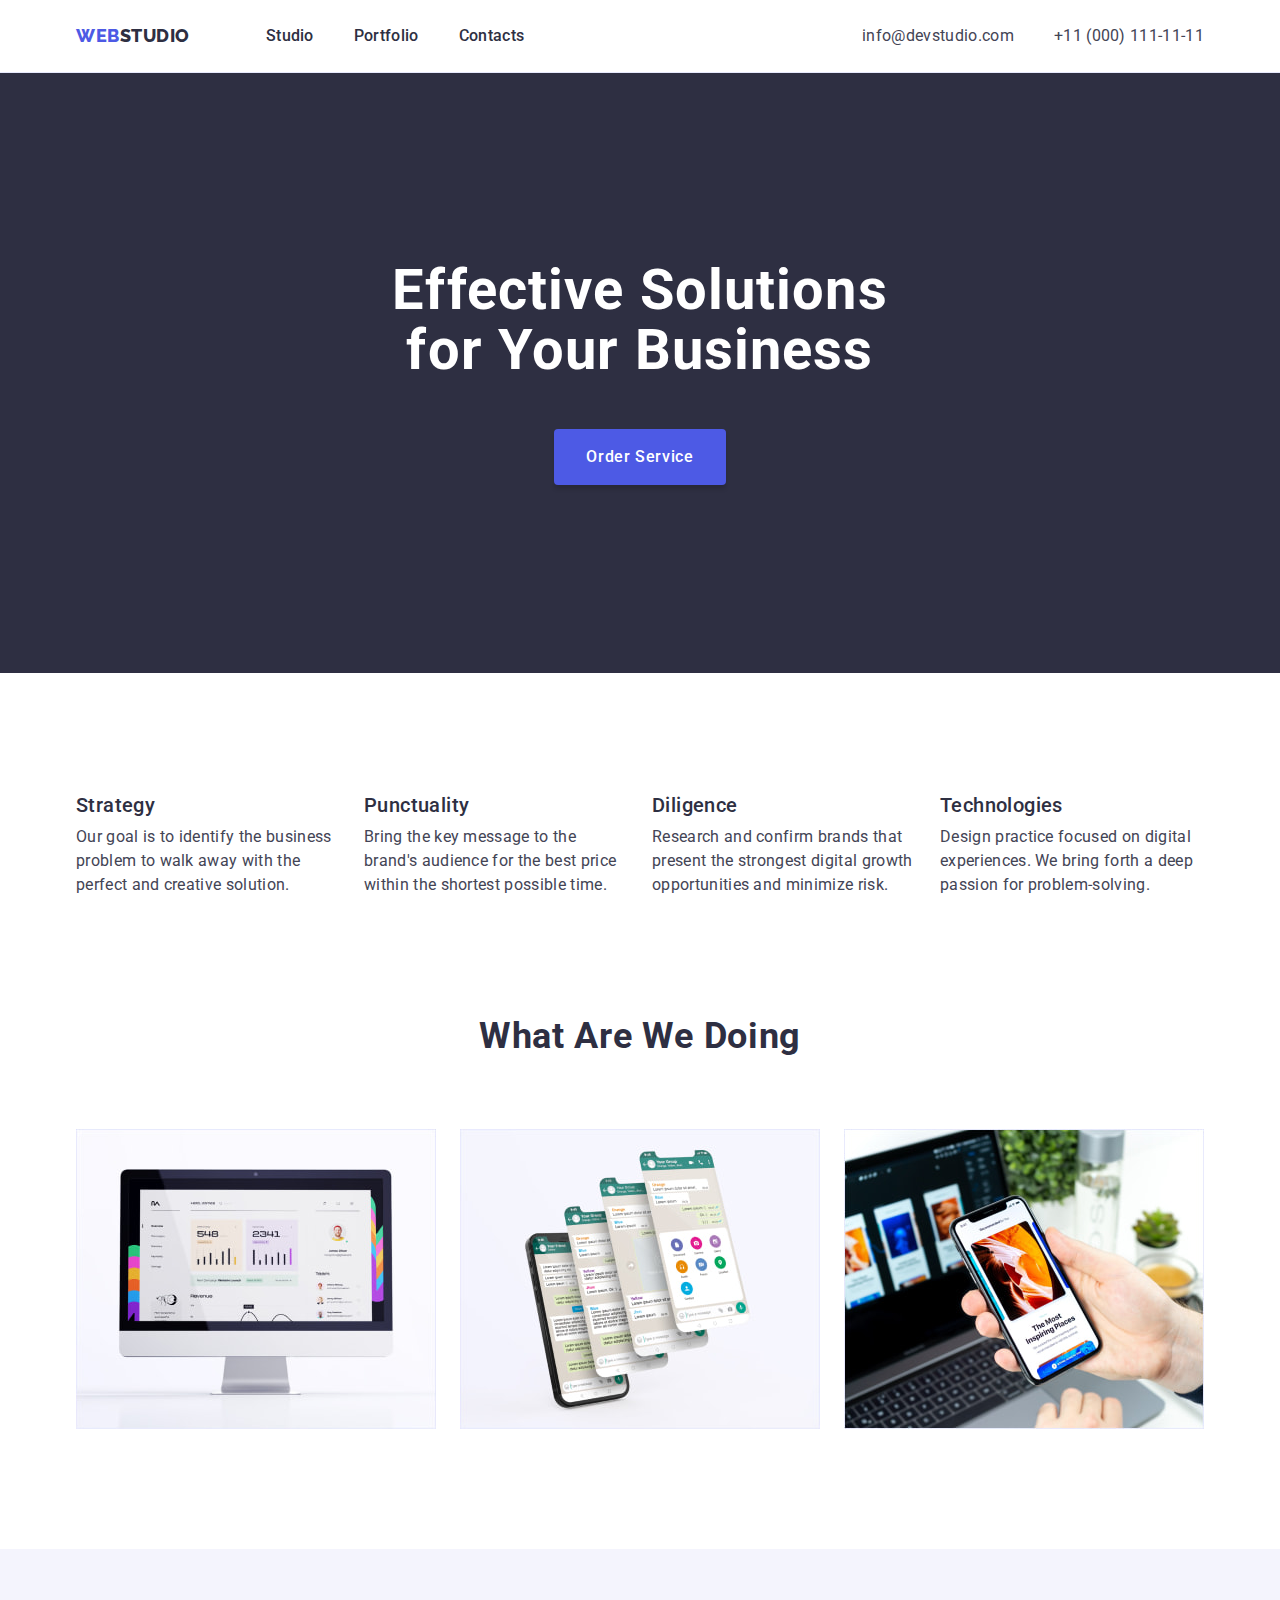
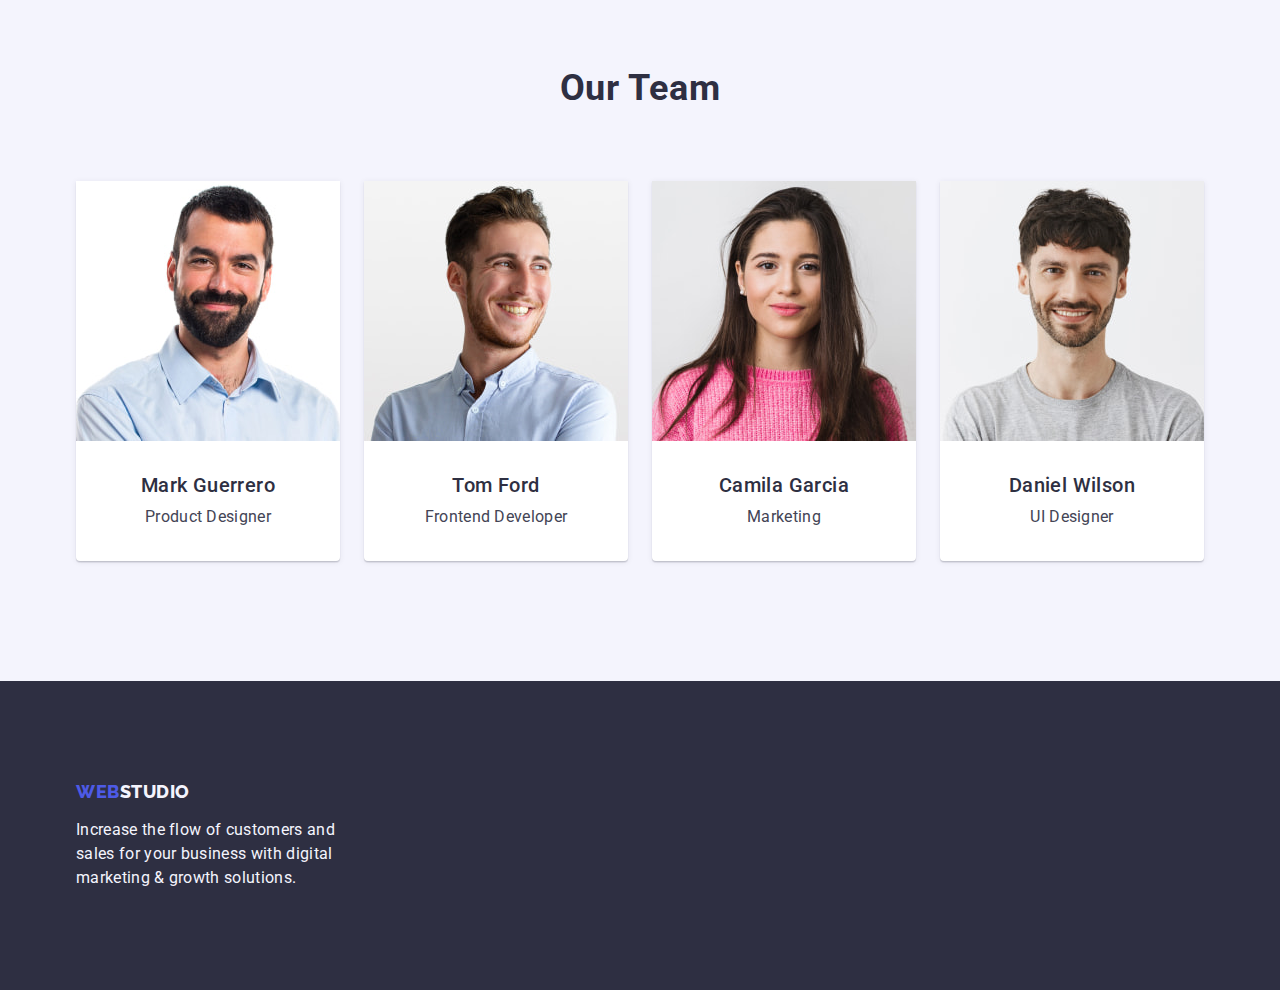
<file: index.html>
<!DOCTYPE html>
<html lang="en">
  <head>
    <meta charset="UTF-8" />
    <meta http-equiv="X-UA-Compatible" content="IE=edge" />
    <meta name="viewport" content="width=device-width, initial-scale=1.0" />
    <meta name="description" content="" />
    <title><span>Web</span>Studio</title>
    <link rel="stylesheet" href="https://cdn.jsdelivr.net/npm/modern-normalize@2.0.0/modern-normalize.min.css">
    <link rel="preconnect" href="https://fonts.googleapis.com" />
    <link rel="preconnect" href="https://fonts.gstatic.com" crossorigin />
    <link
      href="https://fonts.googleapis.com/css2?family=Raleway:wght@800&family=Roboto:wght@400;500;700;900&display=swap"
      rel="stylesheet"
    />
    <link rel="stylesheet" href="./css/styles.css" />
  </head>

  <body class="page">
    <header class="header-nav">
      <div class="container header-nav-box">
        <nav class="container-nav">
          <!--<div class="header-box-right">-->
            <a href="./index.html" class="link logo logo-header"
              >Web<span class="logo-dark">Studio</span></a
            >
            <ul class="header-list list">
              <li>
                <a class="header-link link" href="./index.html">Studio</a>
              </li>
              <li>
                <a class="header-link link" href="./portfolio.html"
                  >Portfolio</a
                >
              </li>
              <li><a class="header-link link" href="">Contacts</a></li>
            </ul>
          <!--</div>-->
        </nav>
        <address>
          <ul class="list address">
            <li>
              <a class="address-link link" href="mailto:info@devstudio.com"
                >info@devstudio.com</a
              >
            </li>
            <li>
              <a class="address-link link" href="tel:+110001111111"
                >+11 (000) 111-11-11</a
              >
            </li>
          </ul>
        </address>
      </div>
    </header>

    <main class="main">
      <section class="section hero">
        <div class="container hero-box">
          <h1 class="hero-titel">Effective Solutions for Your Business</h1>
          <button type="button" class="hero-bt">Order Service</button>
        </div>
      </section>

      <section class="section advantages">
        <div class="container">
          <h2 class="visually-hidden">Advantages</h2>
          <ul class="advantages-list list">
            <li class="advantages-item">
              <h3 class="advantages-titel-item">Strategy</h3>
              <p class="advantages-text-item">
                Our goal is to identify the business problem to walk away with the
                perfect and creative solution.
              </p>
            </li>
            <li class="advantages-item">
              <h3 class="advantages-titel-item">Punctuality</h3>
              <p class="advantages-text-item">
                Bring the key message to the brand's audience for the best price
                within the shortest possible time.
              </p>
            </li>
            <li class="advantages-item">
              <h3 class="advantages-titel-item">Diligence</h3>
              <p class="advantages-text-item">
                Research and confirm brands that present the strongest digital
                growth opportunities and minimize risk.
              </p>
            </li>
            <li class="advantages-item">
              <h3 class="advantages-titel-item">Technologies</h3>
              <p class="advantages-text-item">
                Design practice focused on digital experiences. We bring forth a
                deep passion for problem-solving.
              </p>
            </li>
          </ul>
        </div>
      </section>

      <section class="section doing">
        <div class="container">
          <h2 class="doing-titel">What are we doing</h2>
          <ul class="doing-list list">
            <li class="doing-item">
              <img
                src="./images/work/img-1.jpg"
                alt="color monitor"
                width="360"
                height="300"
              />
            </li>
            <li class="doing-item">
              <img
                src="./images/work/img-2.jpg"
                alt="alternative phone screens"
                width="360"
                height="300"
              />
            </li>
            <li class="doing-item">
              <img
                src="./images/work/img-3.jpg"
                alt="phone"
                width="360"
                height="300"
              />
            </li>
          </ul>
        </div>
      </section>

      <section class="section team">
        <div class="container">
          <h2 class="team-titel">Our Team</h2>
          <ul class="team-list list">
            <li class="team-link">
              <img
                src="./images/team/img-1.jpg"
                alt="Mark Guerrero"
                width="264"
                class="team-link-img"
              />
              <div class="team-link-box">
                <h3 class="team-link-name">Mark Guerrero</h3>
                <p class="team-text">Product Designer</p>
              </div>
            </li>
            <li class="team-link">
              <img
                src="./images/team/img-2.jpg"
                alt="Tom Ford"
                width="264"
                class="team-link-img"
              />
              <div class="team-link-box">
                <h3 class="team-link-name">Tom Ford</h3>
                <p class="team-text">Frontend Developer</p>
              </div>
            </li>
            <li class="team-link">
              <img
                src="./images/team/img-3.jpg"
                alt="Camila Garcia"
                width="264"
                class="team-link-img"
              />
              <div class="team-link-box">
                <h3 class="team-link-name">Camila Garcia</h3>
                <p class="team-text">Marketing</p>
              </div>
            </li>
            <li class="team-link">
              <img
                src="./images/team/img-4.jpg"
                alt="Daniel Wilson"
                width="264"
                class="team-link-img"
              />
              <div class="team-link-box">
                <h3 class="team-link-name">Daniel Wilson</h3>
                <p class="team-text">UI Designer</p>
              </div>
            </li>
          </ul>
        </div>
      </section>
    </main>

    <footer class="footer">
      <div class="container">
        <a href="./index.html" class="link logo logo-footer">Web<span class="logo-light">Studio</span></a>
        <p class="footer-text">
          Increase the flow of customers and sales for your business with digital
          marketing & growth solutions.
        </p>
      </div>
    </footer>
  </body>
</html>
</file>
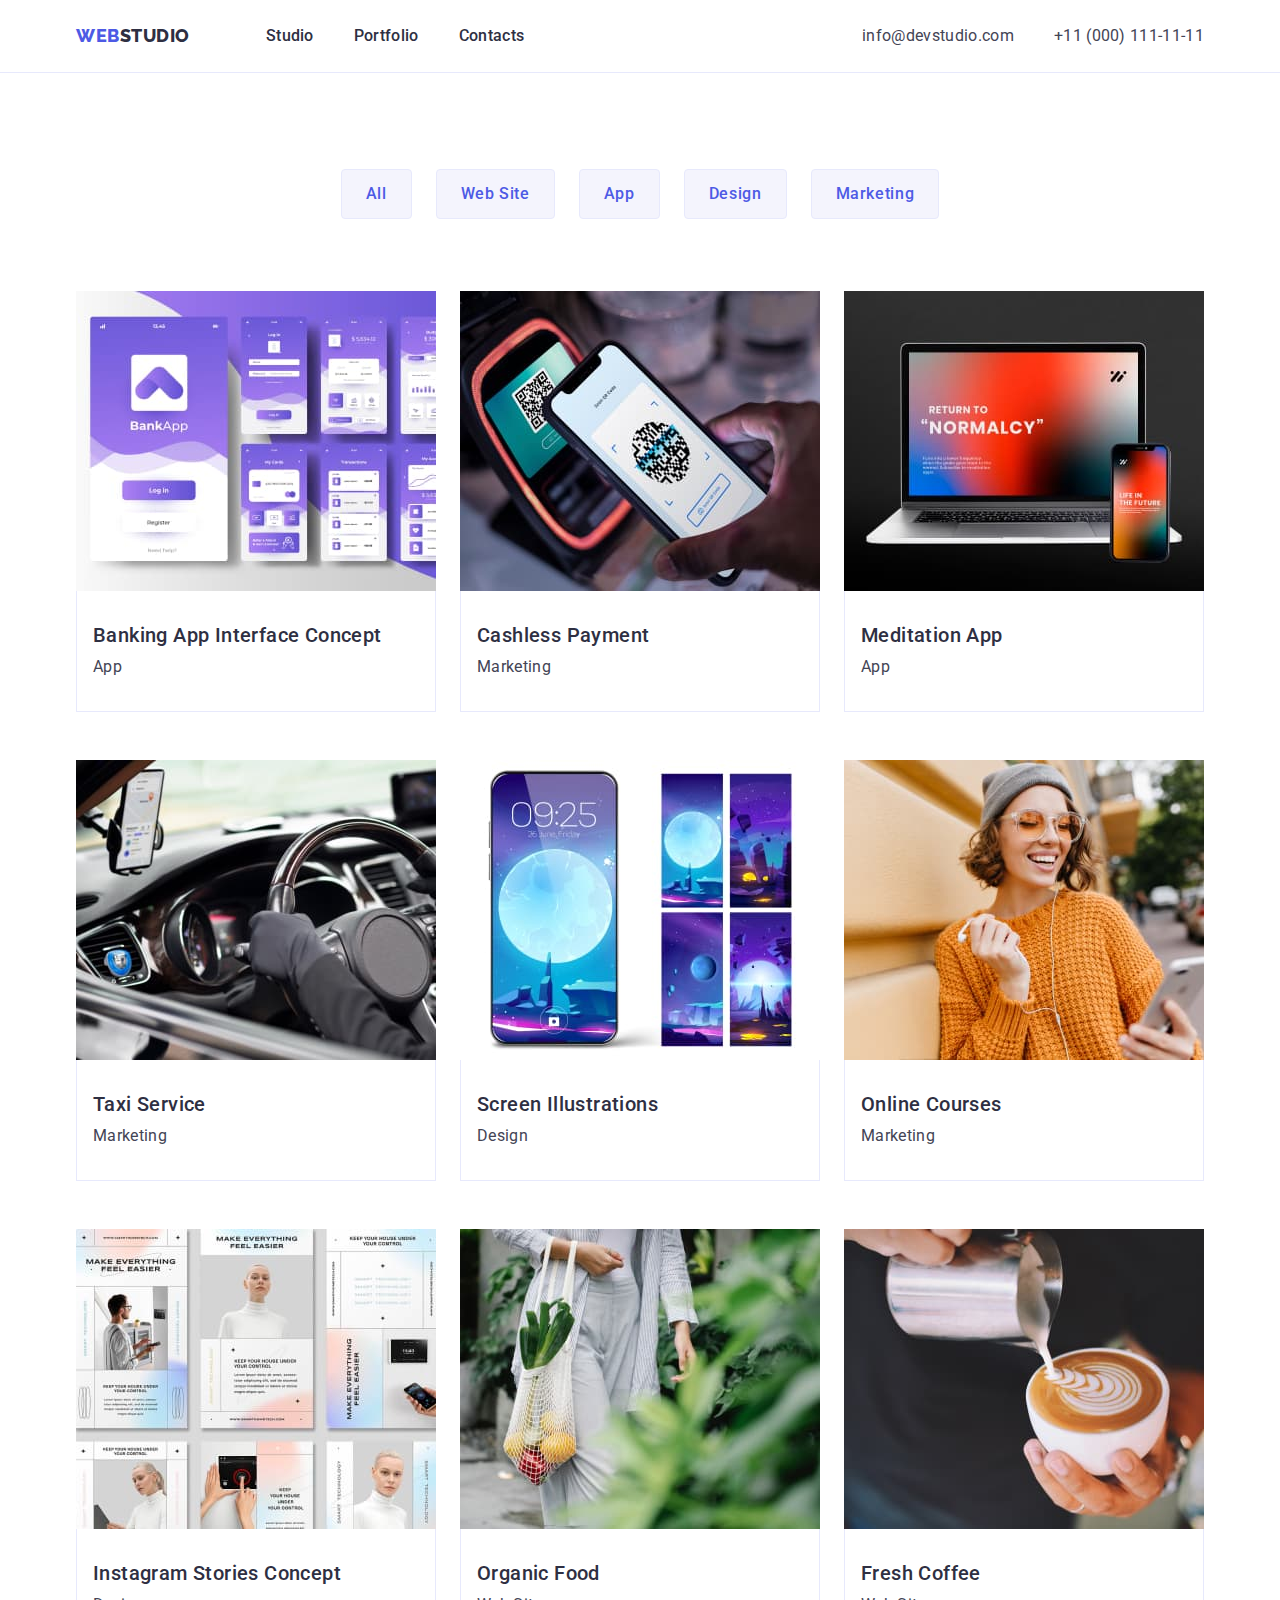
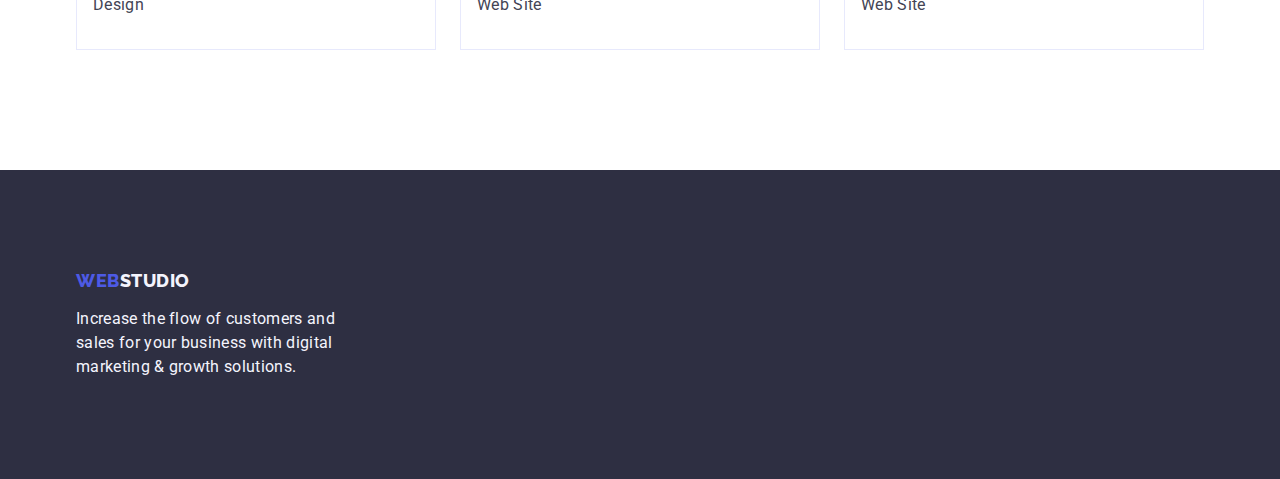
<file: portfolio.html>
<!DOCTYPE html>
<html lang="en">
  <head>
    <meta charset="UTF-8" />
    <meta http-equiv="X-UA-Compatible" content="IE=edge" />
    <meta name="viewport" content="width=device-width, initial-scale=1.0" />
    <meta name="description" content="" />
    <title><span>Web</span>Studio</title>
    <link
      rel="stylesheet"
      href="https://cdn.jsdelivr.net/npm/modern-normalize@2.0.0/modern-normalize.min.css"
    />
    <link rel="preconnect" href="https://fonts.googleapis.com" />
    <link rel="preconnect" href="https://fonts.gstatic.com" crossorigin />
    <link
      href="https://fonts.googleapis.com/css2?family=Raleway:wght@800&family=Roboto:wght@400;500;700;900&display=swap"
      rel="stylesheet"
    />
    <link rel="stylesheet" href="./css/styles.css" />
  </head>

  <body class="page">
    <header class="header-nav">
      <div class="container header-nav-box">
        <nav class="container-nav">
          <!--<div class="header-box-right">-->
            <a href="./index.html" class="link logo logo-header"
              >Web<span class="logo-dark">Studio</span></a
            >
            <ul class="header-list list">
              <li>
                <a class="header-link link" href="./index.html">Studio</a>
              </li>
              <li>
                <a class="header-link link" href="./portfolio.html"
                  >Portfolio</a
                >
              </li>
              <li><a class="header-link link" href="">Contacts</a></li>
            </ul>
          <!--</div>-->
        </nav>
        <address>
          <ul class="list address">
            <li>
              <a class="address-link link" href="mailto:info@devstudio.com"
                >info@devstudio.com</a
              >
            </li>
            <li>
              <a class="address-link link" href="tel:+110001111111"
                >+11 (000) 111-11-11</a
              >
            </li>
          </ul>
        </address>
      </div>
    </header>

    <main class="main">
      <section class="section portfolio">
        <div class="container">
          <h1 class="visually-hidden">Portfolio</h1>
          <ul class="portfolio-nav-bt list">
            <li><button type="button" class="portfolio-bt">All</button></li>
            <li>
              <button type="button" class="portfolio-bt">Web Site</button>
            </li>
            <li><button type="button" class="portfolio-bt">App</button></li>
            <li><button type="button" class="portfolio-bt">Design</button></li>
            <li>
              <button type="button" class="portfolio-bt">Marketing</button>
            </li>
          </ul>
          <ul class="portfolio-catalog list">
            <li class="catalog-item link">
              <a class="link" href="">
                <img
                  class="catalog-img"
                  src="./images/portfolio/img-1.jpg"
                  alt="design example"
                  width="360"
                  height="300"
                />
                <div class="catalog-item-bottom">
                  <h2 class="catalog-titel">Banking App Interface Concept</h2>
                  <p class="catalog-text">App</p>
                </div>
              </a>
            </li>
            <li class="catalog-item link">
              <a class="link" href="">
                <img
                  src="./images/portfolio/img-2.jpg"
                  alt="the phone scans the code"
                  width="360"
                  height="300"
                  class="catalog-img"
                />
                <div class="catalog-item-bottom">
                  <h2 class="catalog-titel">Cashless Payment</h2>
                  <p class="catalog-text">Marketing</p>
                </div></a
              >
            </li>
            <li class="catalog-item link">
              <a class="link" href="">
                <img
                  src="./images/portfolio/img-3.jpg"
                  alt="laptop and smartphone"
                  width="360"
                  height="300"
                  class="catalog-img"
                />
                <div class="catalog-item-bottom">
                  <h2 class="catalog-titel">Meditation App</h2>
                  <p class="catalog-text">App</p>
                </div></a
              >
            </li>
            <li class="catalog-item link">
              <a class="link" href="">
                <img
                  src="./images/portfolio/img-4.jpg"
                  alt="interior of the car"
                  width="360"
                  height="300"
                  class="catalog-img"
                />
                <div class="catalog-item-bottom">
                  <h2 class="catalog-titel">Taxi Service</h2>
                  <p class="catalog-text">Marketing</p>
                </div></a
              >
            </li>
            <li class="catalog-item link">
              <a class="link" href="">
                <img
                  src="./images/portfolio/img-5.jpg"
                  alt="example of a screensaver for the phone"
                  width="360"
                  height="300"
                  class="catalog-img"
                />
                <div class="catalog-item-bottom">
                  <h2 class="catalog-titel">Screen Illustrations</h2>
                  <p class="catalog-text">Design</p>
                </div></a
              >
            </li>
            <li class="catalog-item link">
              <a class="link" href="">
                <img
                  src="./images/portfolio/img-6.jpg"
                  alt="a girl in an orange sweater"
                  width="360"
                  height="300"
                  class="catalog-img"
                />
                <div class="catalog-item-bottom">
                  <h2 class="catalog-titel">Online Courses</h2>
                  <p class="catalog-text">Marketing</p>
                </div></a
              >
            </li>
            <li class="catalog-item link">
              <a class="link" href="">
                <img
                  src="./images/portfolio/img-7.jpg"
                  alt="examples of layouts"
                  width="360"
                  height="300"
                  class="catalog-img"
                />
                <div class="catalog-item-bottom">
                  <h2 class="catalog-titel">Instagram Stories Concept</h2>
                  <p class="catalog-text">Design</p>
                </div></a
              >
            </li>
            <li class="catalog-item link">
              <a class="link" href="">
                <img
                  src="./images/portfolio/img-8.jpg"
                  alt="shopping bag"
                  width="360"
                  height="300"
                  class="catalog-img"
                />
                <div class="catalog-item-bottom">
                  <h2 class="catalog-titel">Organic Food</h2>
                  <p class="catalog-text">Web Site</p>
                </div></a
              >
            </li>
            <li class="catalog-item link">
              <a class="link" href="">
                <img
                  src="./images/portfolio/img-9.jpg"
                  alt="cup of coffee"
                  width="360"
                  height="300"
                  class="catalog-img"
                />
                <div class="catalog-item-bottom">
                  <h2 class="catalog-titel">Fresh Coffee</h2>
                  <p class="catalog-text">Web Site</p>
                </div></a
              >
            </li>
          </ul>
        </div>
      </section>
    </main>

    <footer class="footer">
      <div class="container">
        <a href="./index.html" class="link logo logo-footer"
          >Web<span class="logo-light">Studio</span></a
        >
        <p class="footer-text">
          Increase the flow of customers and sales for your business with
          digital marketing & growth solutions.
        </p>
      </div>
    </footer>
  </body>
</html>
</file>
<file: css/styles.css>
/*Variables*/
:root {
  --text-slate: #434455;
  --dark-ck: #2e2f42;
  --iris: #4d5ae5;
  --ocean: #404bbf;
  --green-cl: #31d0aa;
  --light-slate: #8e8f99;
  --cornflower: #e7e9fc;
  --cloud: #f4f4fd;
  --dark-modal: rgba(46, 47, 66, 0.4);
  --grey: rgba(46, 47, 66, 0.7);
  --white: #ffffff;
  --dairy: #fcfcfc;
}
/*Reset styles*/
*,
*::before,
*::after {
  box-sizing: border-box;
}

.link,
a {
  text-decoration: none;
  font-style: normal;
  color: currentColor;
}

.bt,
button {
  font-family: inherit;
  cursor: pointer;
  border: none;
}

.list,
ul,
ol {
  list-style: none;
  margin: 0;
  padding: 0;
}

h1,
h2,
h3,
h4,
h5,
h6,
p {
  margin: 0;
}
.section {
  margin: 0;
}
img {
  display: block;
}
.container {
  width: 1158px;
  margin: 0 auto;
  padding: 0 15px;
}

/*Variables*/
body {
  font-family: 'Roboto', sans-serif;
  color: var(--text-slate);
  background-color: var(--white);
}

.logo {
  font-family: 'Raleway', sans-serif;
  font-weight: 800;
  font-size: 18px;
  line-height: 1.17;
  text-transform: uppercase;
  color: var(--iris);
  letter-spacing: 0.03em;
}

.logo-dark {
  color: var(--dark-ck);
}

.logo-light {
  color: var(--cloud);
}
.logo-header {
  margin-right: 76px;
}
.logo-footer {
  display: inline-block;
  margin-bottom: 16px;
}

/*header*/
.page {
}
.header-nav {
  padding-top: 24px;
  padding-bottom: 24px;
  border-bottom: 1px solid #e7e9fc;
}
.header-nav-box {
  display: flex;
  justify-content: space-between;
}
.container-nav{
  display: flex;
  align-items: center;
}
/*.header-box-right {
  display: flex;
  gap: 76px;
}*/
.header-list {
  display: flex;
  gap: 40px;
}

.header-link {
  font-weight: 500;
  font-size: 16px;
  line-height: 1.5;
  letter-spacing: 0.02em;
  color: var(--dark-ck);
  padding: 24px 0;
}

.header-link:hover {
  color: var(--ocean);
}

.header-link:focus {
  color: var(--ocean);
}

.address {
  font-style: normal;
  display: flex;
  gap: 40px;
}

.address-link {
  line-height: 1.5;
  letter-spacing: 0.02em;
  color: var(--text-slate);
}

.address-link:hover {
  color: #404bbf;
}
.address-link:focus {
  color: #404bbf;
}

/*Main*/
.hero {
  background-color: var(--dark-ck);
  padding-top: 188px;
  padding-bottom: 188px;
}
.hero-box {
  display: flex;
  flex-direction: column;
  justify-content: center;
}
.hero-titel {
  font-size: 56px;
  line-height: 1.07;
  letter-spacing: 0.02em;
  color: var(--white);
  text-align: center;
  padding-bottom: 48px;
  max-width: 496px;
  margin: 0 auto;
}
.hero-bt {
  margin: 0 auto;
  font-weight: 500;
  line-height: 1.5;
  font-size: 16px;
  letter-spacing: 0.04em;
  text-align: center;
  color: var(--white);
  background-color: var(--iris);
  padding: 16px 32px;
  border-radius: 4px;
  box-shadow: 0px 4px 4px 0px rgba(0, 0, 0, 0.15);
  min-width: 169px;
}

.hero-bt:hover,
.hero-bt:focus {
  background-color: var(--ocean);
}
.advantages {
  background-color: var(--white);
  padding-top: 120px;
  padding-bottom: 120px;
}
.visually-hidden {
  position: absolute;
  width: 1px;
  height: 1px;
  margin: -1px;
  border: 0;
  padding: 0;
  white-space: nowrap;
  clip-path: inset(100%);
  clip: rect(0 0 0 0);
  overflow: hidden;
}
.advantages-list {
  display: flex;
  gap: 24px;
}
.advantages-item {
  width: calc((100% - 3 * 24px) / 4);
}
.advantages-titel-item {
  font-weight: 500;
  font-size: 20px;
  line-height: 1.2;
  letter-spacing: 0.02em;
  color: var(--dark-ck);
  text-align: left;
  margin-bottom: 8px;
}
.advantages-text-item {
  line-height: 1.5;
  letter-spacing: 0.02em;
  color: var(--text-slate);
  text-align: left;
}
.doing {
  background: var(--white);
  padding-bottom: 120px;
}
.doing-titel {
  font-size: 36px;
  line-height: 1.11;
  letter-spacing: 0.02em;
  text-transform: capitalize;
  color: var(--dark-ck);
  text-align: center;
  margin-bottom: 72px;
}
.doing-list {
  display: flex;
  gap: 24px;
}
.doing-item {

}
.team {
  background-color: var(--cloud);
  padding: 120px 0;
}
.team-titel {
  font-size: 36px;
  line-height: 1.11;
  letter-spacing: 0.02em;
  text-transform: capitalize;
  color: var(--dark-ck);
  text-align: center;
  margin-bottom: 72px;
}
.team-list {
  display: flex;
  gap: 24px;
}
.team-link {
  background-color: var(--white);
  border-radius: 0px 0px 4px 4px;
  box-shadow: 0px 2px 1px 0px rgba(46, 47, 66, 0.08),
    0px 1px 1px 0px rgba(46, 47, 66, 0.16),
    0px 1px 6px 0px rgba(46, 47, 66, 0.08);
}
.team-link-box {
  padding: 32px 16px;
  display: flex;
  flex-direction: column;
}
.team-link-name {
  text-align: center;
  font-weight: 500;
  font-size: 20px;
  line-height: 1.2;
  letter-spacing: 0.02em;
  color: var(--dark-ck);
  margin-bottom: 8px;
}
.team-text {
  text-align: center;
  line-height: 1.5;
  letter-spacing: 0.02em;
  color: var(--text-slate);
}
/*Footer*/
.footer {
  background-color: var(--dark-ck);
  padding-top: 100px;
  padding-bottom: 100px;
}

.footer-text {
  line-height: 1.5;
  letter-spacing: 0.02em;
  color: var(--cloud);
  width: 264px;
}
/*portfolio*/
.portfolio {
  background-color: var(--white);
  padding-top: 96px;
  padding-bottom: 120px;
}
.portfolio-nav-bt {
  display: flex;
  gap: 24px;
  justify-content: center;
  margin-bottom: 72px;
}
.portfolio-bt {
  font-weight: 500;
  font-size: 16px;
  line-height: 1.5;
  letter-spacing: 0.04em;
  color: var(--iris);
  background-color: var(--cloud);
  border: 1px solid var(--cornflower);
  cursor: pointer;
  padding: 12px 24px;
  border-radius: 4px;
  border: 1px solid var(--cornflower);
  background: var(--cloud);
}
.portfolio-bt:hover,
.portfolio-bt:focus,
.portfolio-bt:active {
  color: var(--white);
  background-color: var(--ocean);
  border: 1px solid transparent;
  box-shadow: 0px 2px 2px 0px rgba(0, 0, 0, 0.12),
    0px 2px 1px 0px rgba(0, 0, 0, 0.08), 0px 3px 1px 0px rgba(0, 0, 0, 0.1);
}
.portfolio-catalog {
  display: flex;
  flex-wrap: wrap;
  row-gap: 48px;
  column-gap: 24px;
}
.catalog-item {
  width: calc((100% - 48px) / 3);
}
.catalog-img {
}
.catalog-item-bottom {
  border: 1px solid var(--cornflower);
  padding: 32px 16px;
  border-top: none;
}
.catalog-titel {
  font-weight: 500;
  font-size: 20px;
  line-height: 1.2;
  letter-spacing: 0.02em;
  color: var(--dark-ck);
  margin-bottom: 8px;
}
.catalog-text {
  font-size: 16px;
  line-height: 1.5;
  letter-spacing: 0.02em;
  color: var(--text-slate);
}
</file>
